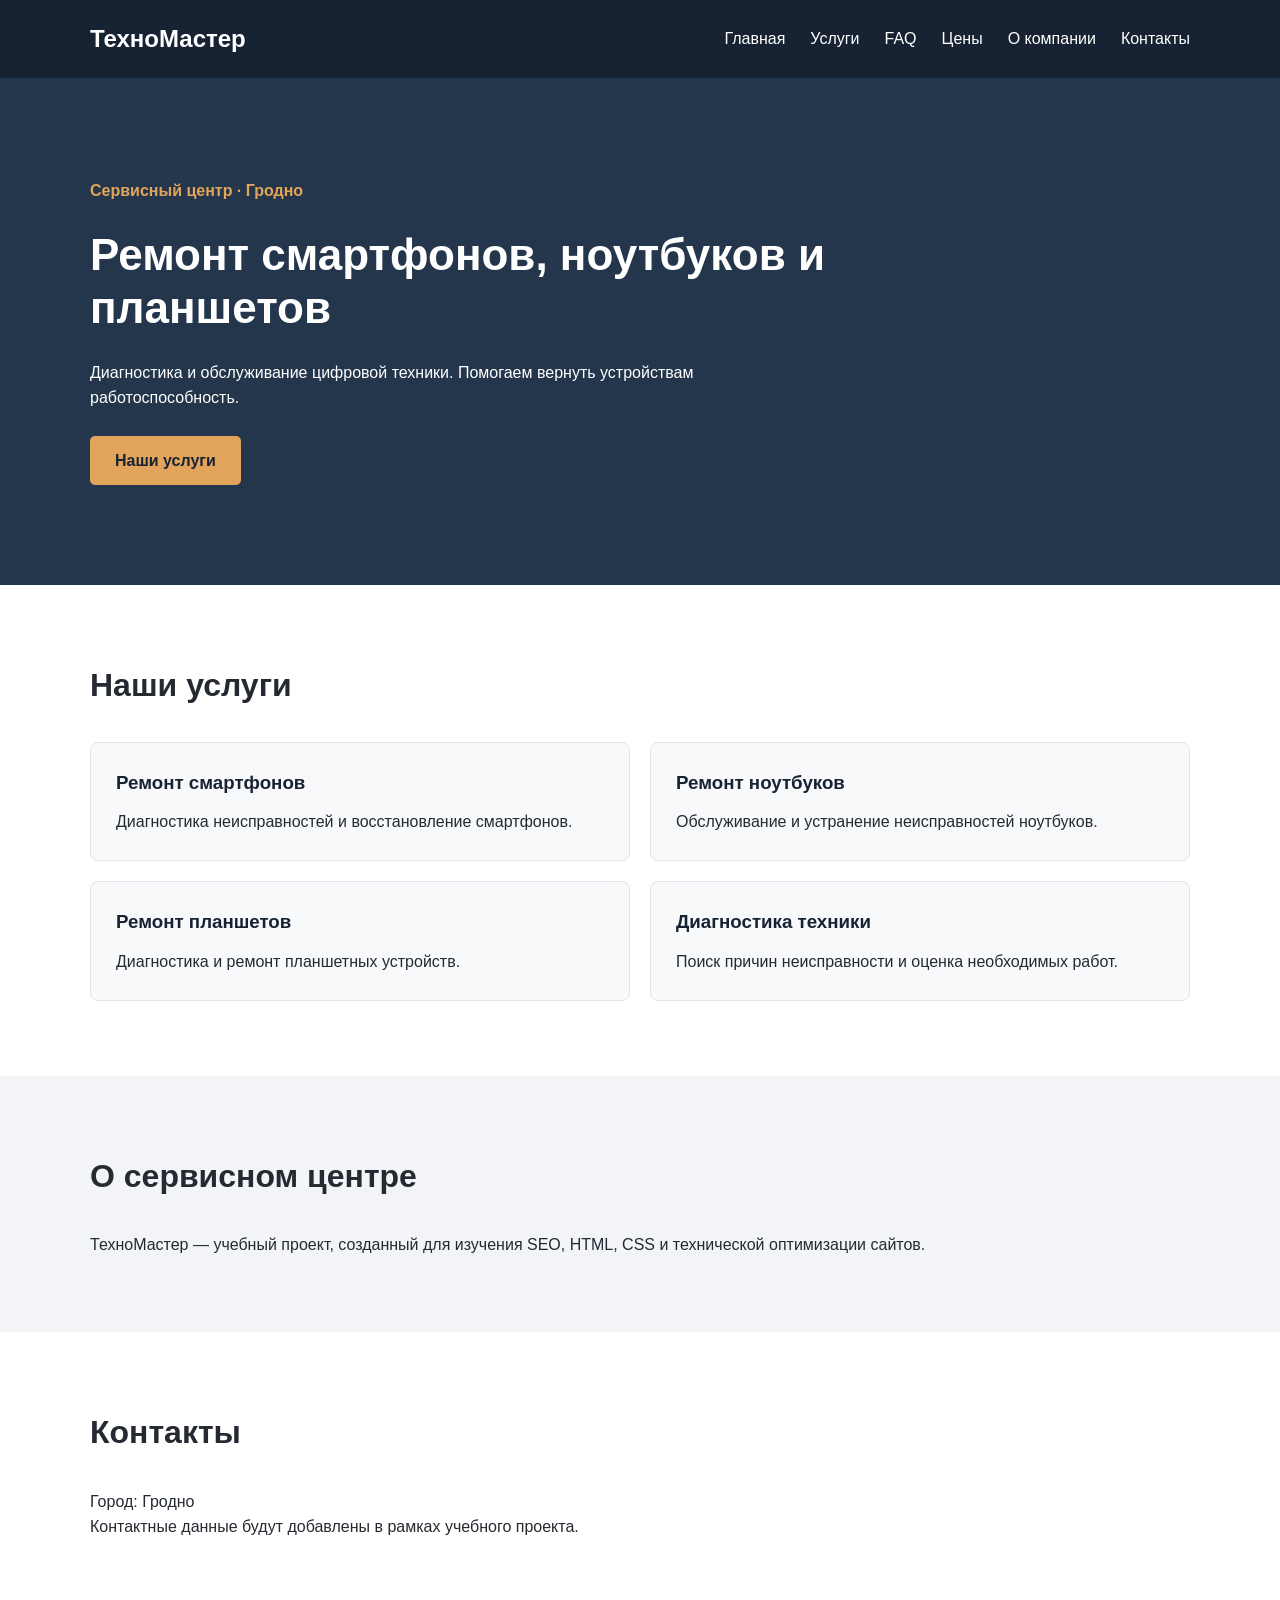
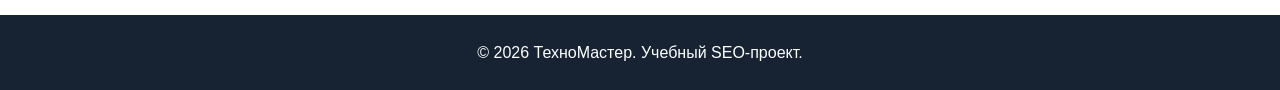
<file: index.html>
<!DOCTYPE html>
<html lang="ru">
<head>
    <meta charset="UTF-8">
    <meta name="viewport" content="width=device-width, initial-scale=1.0">

    <title>Ремонт техники в Гродно | ТехноМастер</title>

    <meta name="description" content="Учебный проект сервисного центра ТехноМастер. Диагностика и ремонт смартфонов, ноутбуков и планшетов в Гродно.">

    <link rel="canonical" href="https://dmtrbely.github.io/">

    <meta name="robots" content="index, follow">

    <link rel="stylesheet" href="style.css">
</head>
    
<body>

    <header>
        <div class="container">
            <a href="index.html" class="logo">ТехноМастер</a>

            <nav>
                <a href="/">Главная</a>
                <a href="/services/">Услуги</a>
                <a href="/faq/">FAQ</a>
                <a href="/prices/">Цены</a>
                <a href="/about/">О компании</a>
                <a href="/contacts/">Контакты</a>
            </nav>
        </div>
    </header>

    <main>

        <section class="hero">
            <div class="container">
                <p class="subtitle">Сервисный центр · Гродно</p>

                <h1>Ремонт смартфонов, ноутбуков и планшетов</h1>

                <p>
                    Диагностика и обслуживание цифровой техники.
                    Помогаем вернуть устройствам работоспособность.
                </p>

                <a href="#services" class="button">Наши услуги</a>
            </div>
        </section>

        <section id="services" class="section">
            <div class="container">
                <h2>Наши услуги</h2>

                <div class="services">

                    <article class="service-card">
                        <h3>Ремонт смартфонов</h3>
                        <p>Диагностика неисправностей и восстановление смартфонов.</p>
                    </article>

                    <article class="service-card">
                        <h3>Ремонт ноутбуков</h3>
                        <p>Обслуживание и устранение неисправностей ноутбуков.</p>
                    </article>

                    <article class="service-card">
                        <h3>Ремонт планшетов</h3>
                        <p>Диагностика и ремонт планшетных устройств.</p>
                    </article>

                    <article class="service-card">
                        <h3>Диагностика техники</h3>
                        <p>Поиск причин неисправности и оценка необходимых работ.</p>
                    </article>

                </div>
            </div>
        </section>

        <section id="about" class="section about">
            <div class="container">
                <h2>О сервисном центре</h2>

                <p>
                    ТехноМастер — учебный проект, созданный
                    для изучения SEO, HTML, CSS и технической
                    оптимизации сайтов.
                </p>
            </div>
        </section>

        <section id="contacts" class="section">
            <div class="container">
                <h2>Контакты</h2>
                <p>Город: Гродно</p>
                <p>Контактные данные будут добавлены в рамках учебного проекта.</p>
            </div>
        </section>

    </main>

    <footer>
        <div class="container">
            <p>© 2026 ТехноМастер. Учебный SEO-проект.</p>
        </div>
    </footer>

</body>
</html>
</file>
<file: style.css>
/* Основные настройки */

* {
    box-sizing: border-box;
    margin: 0;
    padding: 0;
}

html {
    scroll-behavior: smooth;
}

body {
    font-family: Arial, sans-serif;
    color: #252a32;
    background: #ffffff;
    line-height: 1.6;
}

.container {
    width: 90%;
    max-width: 1100px;
    margin: 0 auto;
}

/* Шапка сайта */

header {
    background: #172333;
    padding: 20px 0;
}

header .container {
    display: flex;
    justify-content: space-between;
    align-items: center;
    gap: 20px;
}

.logo {
    color: #ffffff;
    font-size: 24px;
    font-weight: bold;
    text-decoration: none;
}

nav {
    display: flex;
    gap: 25px;
}

nav a {
    color: #ffffff;
    text-decoration: none;
}

nav a:hover {
    color: #e2a45b;
}

/* Главный экран */

.hero {
    background: #24364b;
    color: #ffffff;
    padding: 100px 0;
}

.hero .container {
    max-width: 1100px;
}

.subtitle {
    color: #e2a45b;
    margin-bottom: 15px;
    font-weight: bold;
}

.hero h1 {
    max-width: 750px;
    font-size: 44px;
    line-height: 1.2;
    margin-bottom: 25px;
}

.hero p {
    max-width: 650px;
    margin-bottom: 25px;
}

.button {
    display: inline-block;
    background: #e2a45b;
    color: #172333;
    padding: 12px 25px;
    border-radius: 5px;
    text-decoration: none;
    font-weight: bold;
}

/* Разделы */

.section {
    padding: 75px 0;
}

.section h2 {
    font-size: 32px;
    margin-bottom: 30px;
}

.services {
    display: grid;
    grid-template-columns: repeat(2, 1fr);
    gap: 20px;
}

.service-card {
    padding: 25px;
    border: 1px solid #e1e5e9;
    border-radius: 8px;
    background: #f8f9fb;
}

.service-card h3 {
    margin-bottom: 12px;
    color: #172333;
}

.about {
    background: #f2f4f7;
}

/* Подвал */

footer {
    background: #172333;
    color: #ffffff;
    padding: 25px 0;
    text-align: center;
}

/* Мобильная версия */

@media (max-width: 650px) {

    header .container {
        flex-direction: column;
    }

    nav {
        flex-wrap: wrap;
        justify-content: center;
        gap: 15px;
    }

    .hero {
        padding: 65px 0;
    }

    .hero h1 {
        font-size: 32px;
    }

    .services {
        grid-template-columns: 1fr;
    }

    .section {
        padding: 50px 0;
    }
}
</file>
